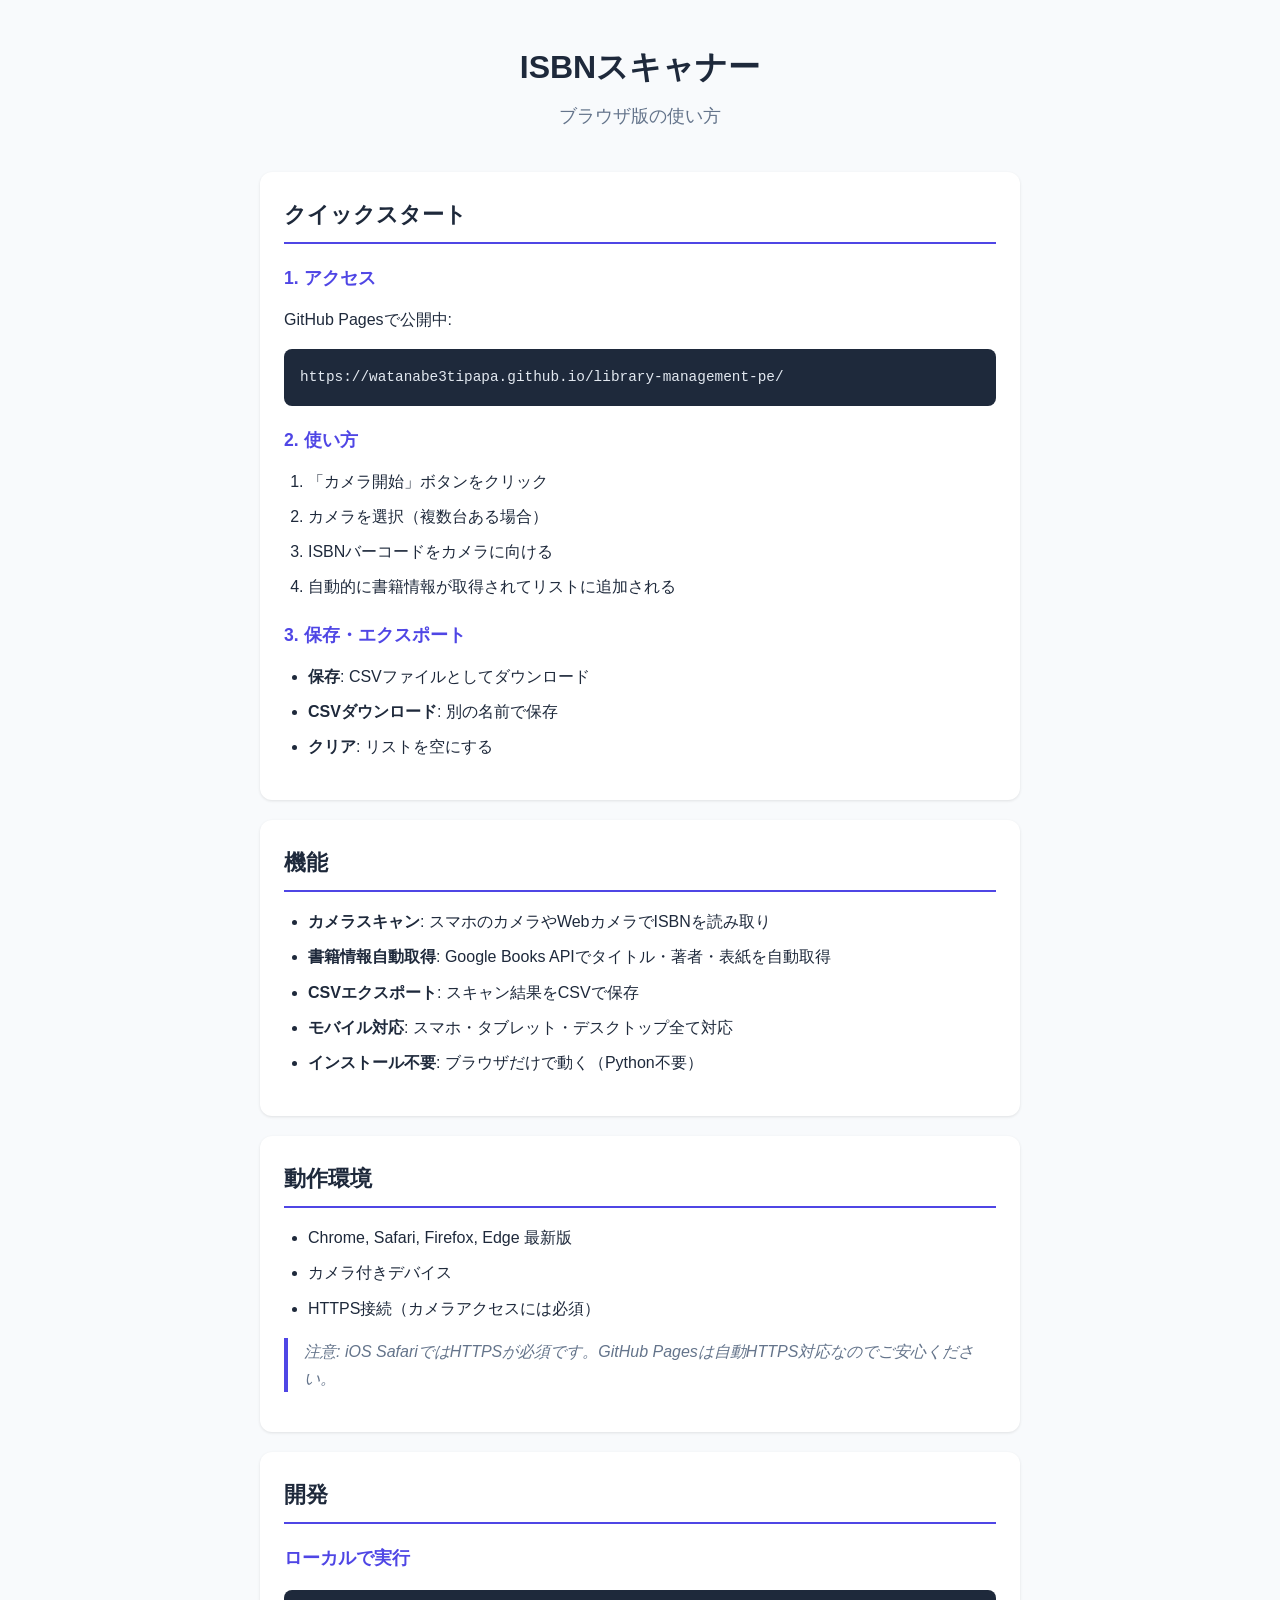
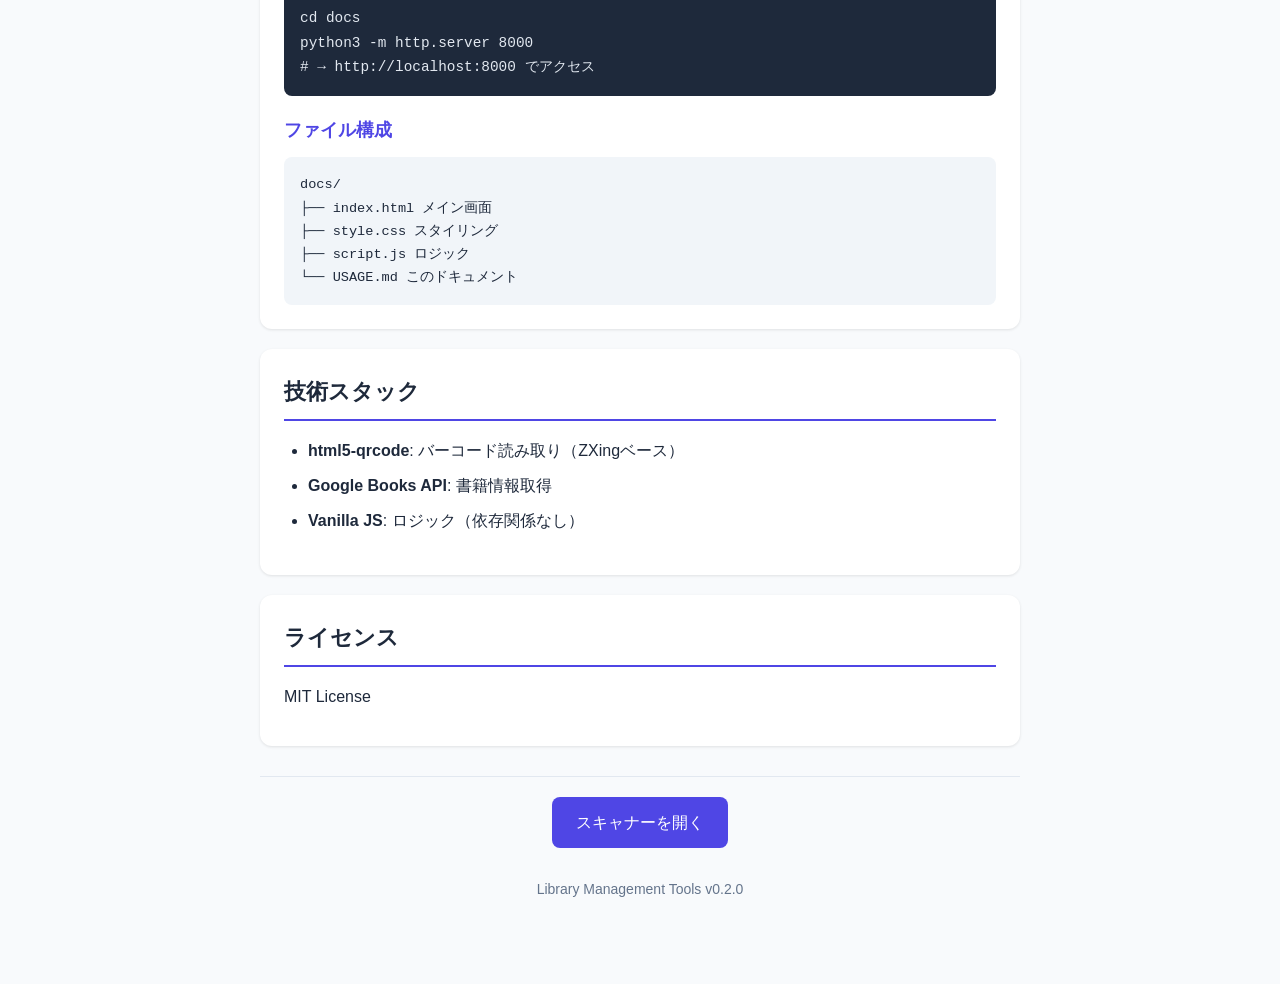
<file: docs/USAGE.html>
<!DOCTYPE html>
<html lang="ja">
<head>
    <meta charset="UTF-8">
    <meta name="viewport" content="width=device-width, initial-scale=1.0">
    <title>ISBNスキャナー - 使い方</title>
    <style>
        :root {
            --primary: #4f46e5;
            --primary-hover: #4338ca;
            --bg: #f8fafc;
            --card-bg: #ffffff;
            --text: #1e293b;
            --text-muted: #64748b;
            --border: #e2e8f0;
            --code-bg: #f1f5f9;
            --shadow: 0 1px 3px rgba(0, 0, 0, 0.1);
            --radius: 12px;
        }

        * {
            box-sizing: border-box;
            margin: 0;
            padding: 0;
        }

        body {
            font-family: -apple-system, BlinkMacSystemFont, "Segoe UI", Roboto, "Helvetica Neue", Arial, sans-serif;
            background: var(--bg);
            color: var(--text);
            line-height: 1.7;
            min-height: 100vh;
        }

        .container {
            max-width: 800px;
            margin: 0 auto;
            padding: 40px 20px;
        }

        header {
            text-align: center;
            margin-bottom: 40px;
        }

        header h1 {
            font-size: 2rem;
            font-weight: 700;
            color: var(--text);
            margin-bottom: 8px;
        }

        header p {
            color: var(--text-muted);
            font-size: 1.1rem;
        }

        section {
            background: var(--card-bg);
            border-radius: var(--radius);
            padding: 24px;
            margin-bottom: 20px;
            box-shadow: var(--shadow);
        }

        h2 {
            font-size: 1.4rem;
            font-weight: 600;
            margin-bottom: 16px;
            padding-bottom: 8px;
            border-bottom: 2px solid var(--primary);
        }

        h3 {
            font-size: 1.1rem;
            font-weight: 600;
            margin: 20px 0 12px;
            color: var(--primary);
        }

        p {
            margin-bottom: 12px;
        }

        ul, ol {
            margin: 12px 0 16px 24px;
        }

        li {
            margin-bottom: 8px;
        }

        a {
            color: var(--primary);
            text-decoration: none;
        }

        a:hover {
            text-decoration: underline;
        }

        code {
            background: var(--code-bg);
            padding: 2px 8px;
            border-radius: 4px;
            font-family: ui-monospace, SFMono-Regular, "SF Mono", Menlo, Consolas, monospace;
            font-size: 0.9em;
        }

        pre {
            background: #1e293b;
            color: #e2e8f0;
            padding: 16px;
            border-radius: 8px;
            overflow-x: auto;
            margin: 16px 0;
        }

        pre code {
            background: none;
            padding: 0;
            color: inherit;
        }

        blockquote {
            border-left: 4px solid var(--primary);
            padding-left: 16px;
            margin: 16px 0;
            color: var(--text-muted);
            font-style: italic;
        }

        .file-tree {
            background: var(--code-bg);
            padding: 16px;
            border-radius: 8px;
            font-family: ui-monospace, SFMono-Regular, monospace;
            font-size: 0.85em;
            overflow-x: auto;
        }

        .file-tree .dir {
            color: var(--primary);
            font-weight: 600;
        }

        table {
            width: 100%;
            border-collapse: collapse;
            margin: 16px 0;
        }

        th, td {
            padding: 12px;
            text-align: left;
            border-bottom: 1px solid var(--border);
        }

        th {
            background: var(--code-bg);
            font-weight: 600;
        }

        tr:hover {
            background: var(--code-bg);
        }

        .back-link {
            text-align: center;
            margin-top: 30px;
            padding-top: 20px;
            border-top: 1px solid var(--border);
        }

        .back-link a {
            display: inline-flex;
            align-items: center;
            gap: 8px;
            padding: 12px 24px;
            background: var(--primary);
            color: white;
            border-radius: 8px;
            font-weight: 500;
            text-decoration: none;
        }

        .back-link a:hover {
            background: var(--primary-hover);
            text-decoration: none;
        }

        footer {
            text-align: center;
            padding: 30px 0;
            color: var(--text-muted);
            font-size: 0.875rem;
        }

        @media (max-width: 600px) {
            .container {
                padding: 20px 16px;
            }

            header h1 {
                font-size: 1.5rem;
            }

            section {
                padding: 16px;
            }

            pre {
                padding: 12px;
                font-size: 0.85em;
            }
        }
    </style>
</head>
<body>
    <div class="container">
        <header>
            <h1>ISBNスキャナー</h1>
            <p>ブラウザ版の使い方</p>
        </header>

        <section id="quickstart">
            <h2>クイックスタート</h2>
            
            <h3>1. アクセス</h3>
            <p>GitHub Pagesで公開中:</p>
            <pre><code>https://watanabe3tipapa.github.io/library-management-pe/</code></pre>
            
            <h3>2. 使い方</h3>
            <ol>
                <li>「カメラ開始」ボタンをクリック</li>
                <li>カメラを選択（複数台ある場合）</li>
                <li>ISBNバーコードをカメラに向ける</li>
                <li>自動的に書籍情報が取得されてリストに追加される</li>
            </ol>
            
            <h3>3. 保存・エクスポート</h3>
            <ul>
                <li><strong>保存</strong>: CSVファイルとしてダウンロード</li>
                <li><strong>CSVダウンロード</strong>: 別の名前で保存</li>
                <li><strong>クリア</strong>: リストを空にする</li>
            </ul>
        </section>

        <section id="features">
            <h2>機能</h2>
            <ul>
                <li><strong>カメラスキャン</strong>: スマホのカメラやWebカメラでISBNを読み取り</li>
                <li><strong>書籍情報自動取得</strong>: Google Books APIでタイトル・著者・表紙を自動取得</li>
                <li><strong>CSVエクスポート</strong>: スキャン結果をCSVで保存</li>
                <li><strong>モバイル対応</strong>: スマホ・タブレット・デスクトップ全て対応</li>
                <li><strong>インストール不要</strong>: ブラウザだけで動く（Python不要）</li>
            </ul>
        </section>

        <section id="environment">
            <h2>動作環境</h2>
            <ul>
                <li>Chrome, Safari, Firefox, Edge 最新版</li>
                <li>カメラ付きデバイス</li>
                <li>HTTPS接続（カメラアクセスには必須）</li>
            </ul>
            <blockquote>
                注意: iOS SafariではHTTPSが必須です。GitHub Pagesは自動HTTPS対応なのでご安心ください。
            </blockquote>
        </section>

        <section id="development">
            <h2>開発</h2>
            
            <h3>ローカルで実行</h3>
            <pre><code>cd docs
python3 -m http.server 8000
# → http://localhost:8000 でアクセス</code></pre>
            
            <h3>ファイル構成</h3>
            <div class="file-tree">
docs/<br>
├── index.html    メイン画面<br>
├── style.css    スタイリング<br>
├── script.js    ロジック<br>
└── USAGE.md     このドキュメント
            </div>
        </section>

        <section id="tech-stack">
            <h2>技術スタック</h2>
            <ul>
                <li><strong>html5-qrcode</strong>: バーコード読み取り（ZXingベース）</li>
                <li><strong>Google Books API</strong>: 書籍情報取得</li>
                <li><strong>Vanilla JS</strong>: ロジック（依存関係なし）</li>
            </ul>
        </section>

        <section id="license">
            <h2>ライセンス</h2>
            <p>MIT License</p>
        </section>

        <div class="back-link">
            <a href="index.html">スキャナーを開く</a>
        </div>

        <footer>
            <p>Library Management Tools v0.2.0</p>
        </footer>
    </div>
</body>
</html>
</file>
